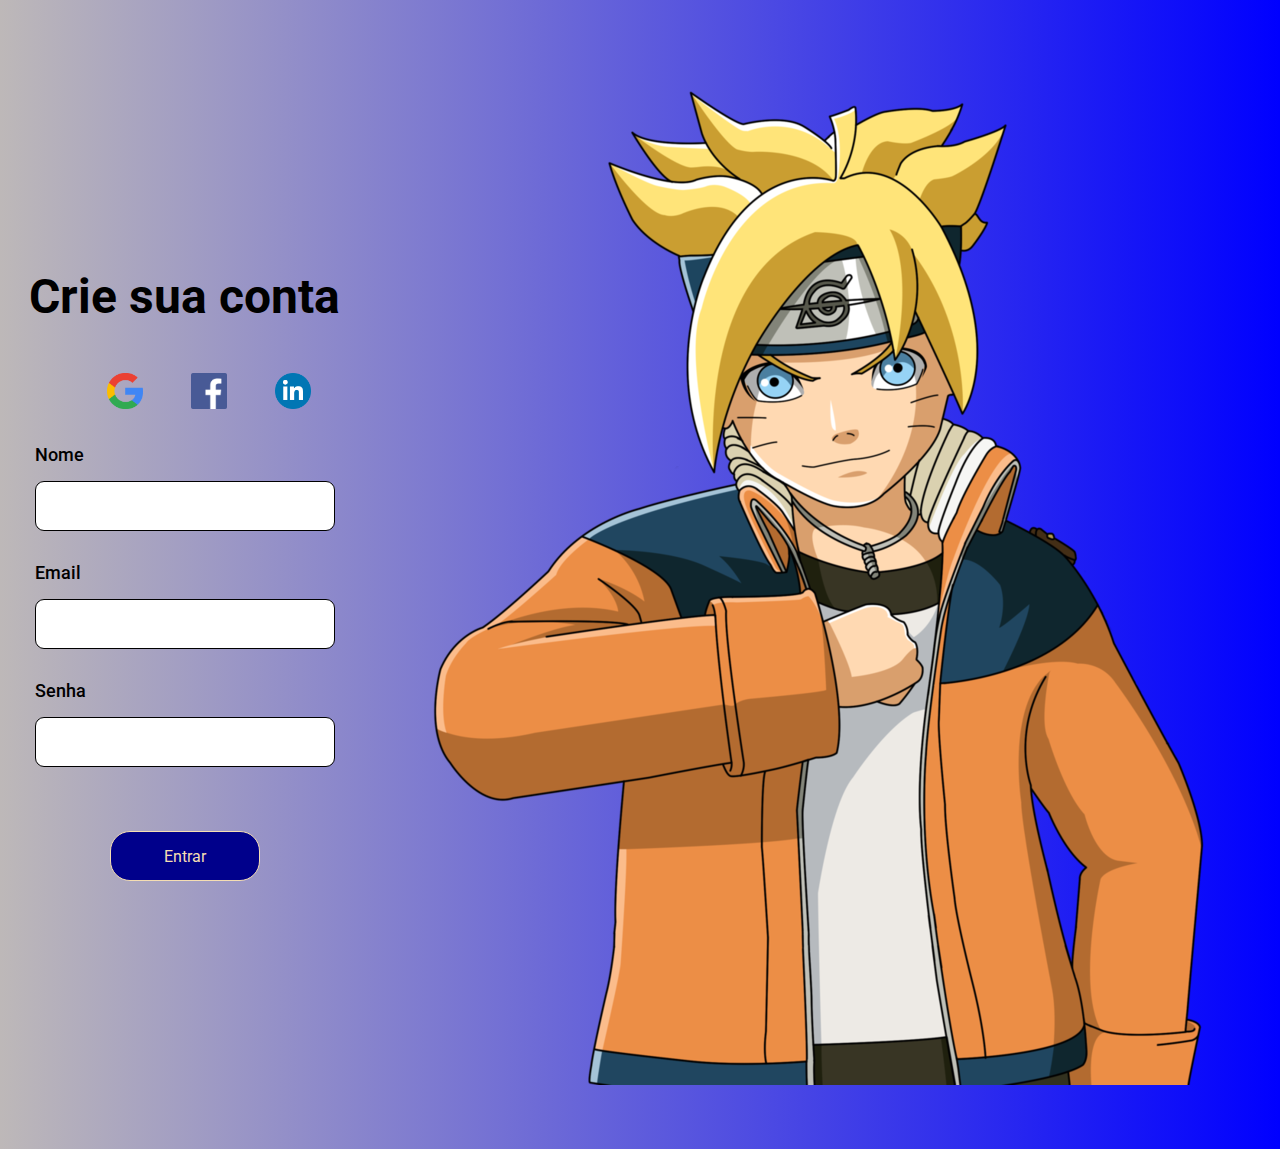
<file: RPG/index.html>
<!DOCTYPE html>
<html lang="pt-br">
<head>
    <meta charset="UTF-8">
    <meta http-equiv="X-UA-Compatible" content="IE=edge">
    <meta name="viewport" content="width=device-width, initial-scale=1.0">
    <link rel="shortcut icon" href="iconn/favicon.ico" type="image/x-icon">
    <link rel="stylesheet" href="CSS/style-cadastro.css">
    <title>Login</title>
</head>
<body>
    <main>
        <h1>Crie sua conta</h1>
        <div class="social-media">
            <a href="#">
                <img src="img/google.png" alt="google">
            </a>
            <a href="#">
                <img src="img/facebook.png" alt="facebook">
            </a>
            <a href="#">
                <img src="img/linkedin.png" alt="linkedin">
            </a>
        </div>
        <!--<div class="alternativa">
            <span>Ou</span>
        </div>-->
        <form action="">
            <label for="name">
                <span>Nome</span>
                <input type="text" id="name">
            </label>
        
        
            <label for="email">
                <span>Email</span>
                <input type="text" id="email">
            </label>
        
        
            <label for="senha">
                <span>Senha</span>
                <input type="text" id="Senha">
            </label>

            <input type="submit" value="Entrar">

        </form>
        
    </main>
    <section class="images">
            <img src="img/34780-5-boruto-transparent-background.webp" alt="boruto">
    </section>
</body>
</html>
</file>
<file: RPG/CSS/style-cadastro.css>
@import url('https://fonts.googleapis.com/css2?family=Roboto:wght@300&display=swap');

* {
    margin: 0;
    padding: 0;
    border: 0;
    box-sizing: border-box;
    font-family: "roboto", sans-serif;
}
body{

    background-image: linear-gradient(to right, rgba(153, 145, 145, 0.644), blue);
    font-weight: 500;
    display: flex;
    min-height: 100vh;
 }

 main{
     width: 50vw;
     display: flex;
     flex-direction: column;
     align-items: center;
     justify-content: center;
 }
 main h1{
     font-size: 3rem;
     margin-bottom: 3rem;
 }
 main .social-media{
     display: flex;
     align-content: center;
 }
 main .social-media a{
    text-decoration: none;
 }

 main .social-media img{
     width: 36px;
     margin-left: 3rem;
 }

 main .social-media a :first-child img{
     margin-left: 0;
 }

 main form{
     display: flex;
     flex-direction: column;
     align-items: center;

 }

 main label{
     display: flex;
     flex-direction: column;
 }

 main label span{
     font-size: 1.1rem;
    margin-top: 2rem;
 }

 main form input{
     width: 300px;
     height: 50px;
     padding: 0 0.5rem;
     margin-top: 1rem;
     font-size: 1rem;
     border: 1px solid;
     border-radius: 9px;
 }

 main form input[type="submit"]{

    cursor: pointer;
    width: 50%;
    margin-top: 4rem;
    border-radius: 20px;
    background-color: darkblue;
    color: wheat;
 }
 main form input[type="submit"]:hover{ /*quando passar o mouse trocar a cor do botão*/
     background-color: rgb(3, 3, 43) ;
 }

 section.images{
     display: flex;
     align-items: flex-end;
     padding: 4rem;
     width: 100%;
 }
</file>
